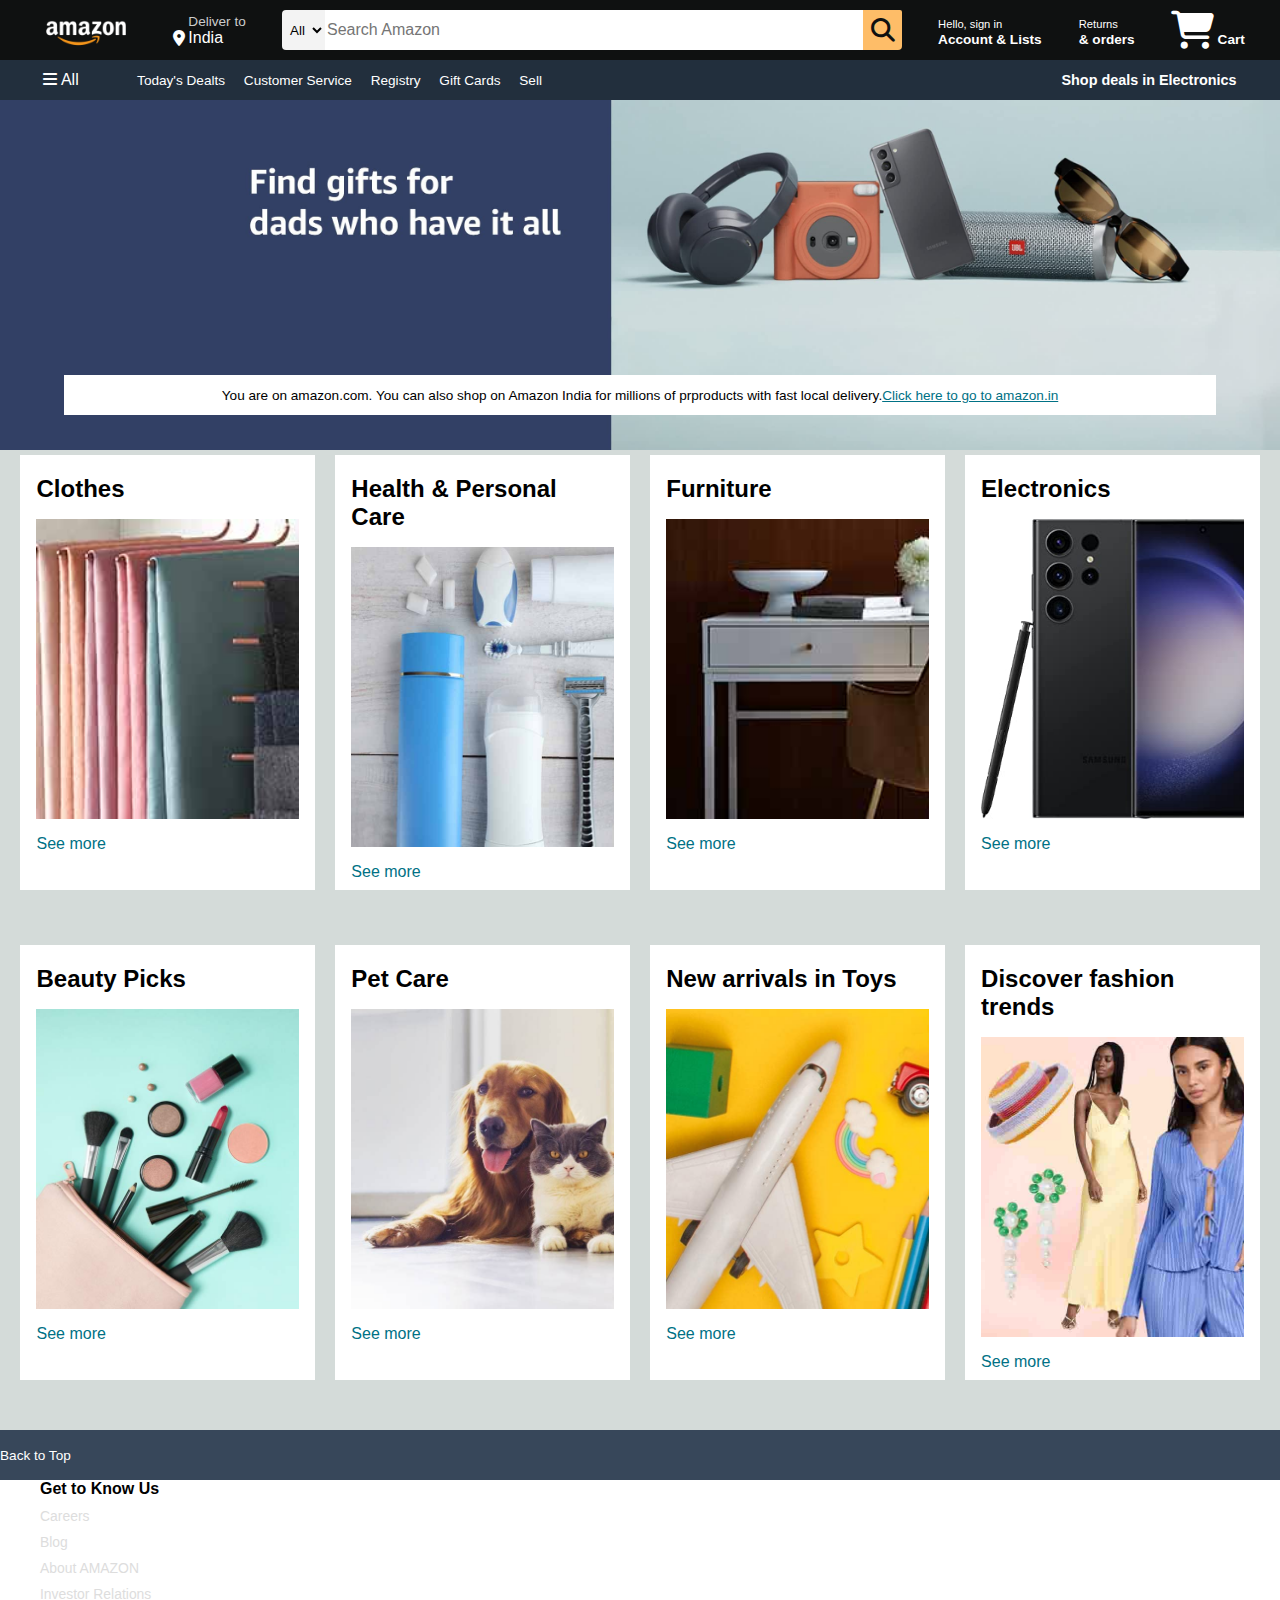
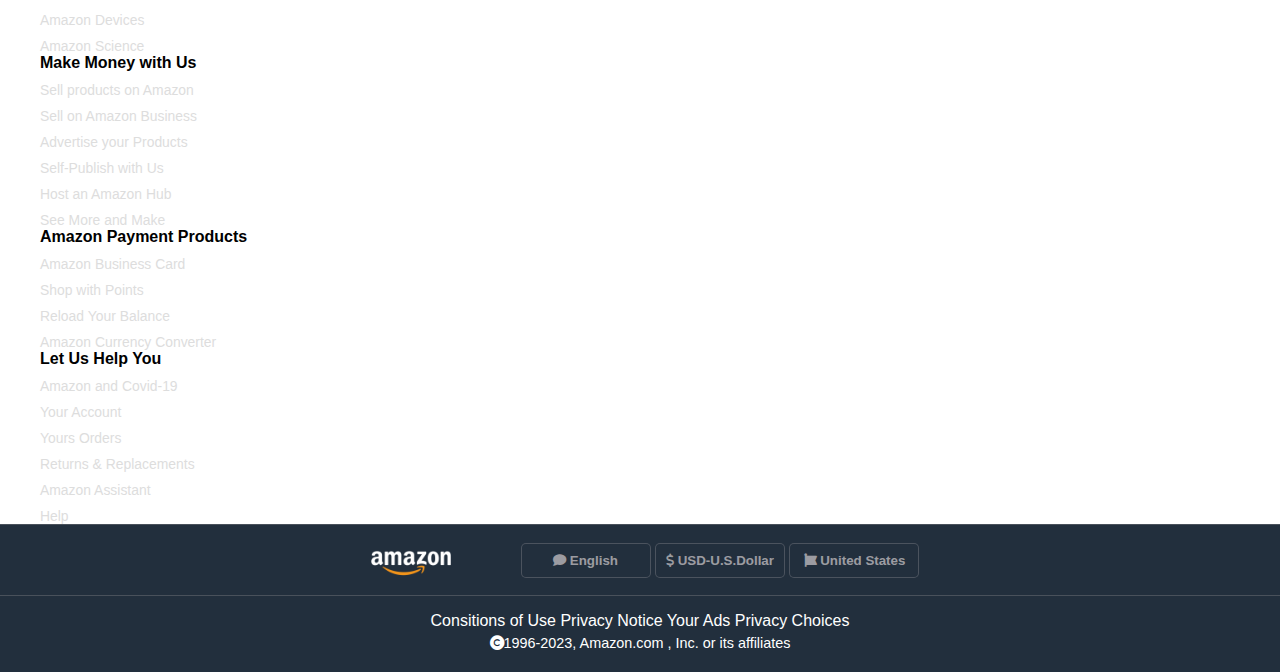
<file: Amazon clone/index.html>
<!DOCTYPE html>
<html lang="en">
<head>
    <meta charset="UTF-8">
    <meta name="viewport" content="width=device-width, initial-scale=1.0">
    <title>Amazon</title>
    <link rel="stylesheet" href="https://cdnjs.cloudflare.com/ajax/libs/font-awesome/6.7.2/css/all.min.css" integrity="sha512-Evv84Mr4kqVGRNSgIGL/F/aIDqQb7xQ2vcrdIwxfjThSH8CSR7PBEakCr51Ck+w+/U6swU2Im1vVX0SVk9ABhg==" crossorigin="anonymous" referrerpolicy="no-referrer" />
    <link rel="Stylesheet" href="style.css">
</head>
<body>
    <header>
        <div class ="navbar">
            <div class="nav-logo border">
                <div class="logo">
                </div>
            </div>
          <div class="nav-address border">
            <p class="add-first">Deliver to</p>
            <div class="add-icon">
                <i class="fa-solid fa-location-dot"></i>
                <p class="add-sec">India</p>
            </div>
          </div>
          <div class="nav-search">
            <select class="search-select">
                <option>All</option>
            </select>
            <input placeholder="Search Amazon" class="search-input">
            <div class="search-icon">
                <i class="fa-solid fa-magnifying-glass"></i>
            </div>
          </div>
          <div class="nav-signin border">
            <p><span> Hello, sign in</span></p>
            <p class="nav-second">Account & Lists</p>
        </div> 
        <div class="nav-return border">
            <p><span> Returns</span></p>
            <p class="nav-second"> & orders</p>
        </div> 
        <div class="nav-cart">
            <i class="fa-solid fa-cart-shopping"></i>
            Cart
        </div>
        </div>  
        <div class="panel">
            <div class="panel-all">
                <i class="fa-solid fa-bars"></i> All
            </div>
            <div class="panel-ops">
                <p>Today's Dealts</p>
                <p>Customer Service</p>
                <p>Registry</p>
                <p>Gift Cards</p>
                <p>Sell</p>
            </div>
            <div class="panel-deals">
                Shop deals in Electronics
            </div>
        </div>     
    </header>
    <div class="hero-section">
       <div class="hero-msg">
        <p>You are on amazon.com. You can also shop on Amazon India for millions of prproducts with fast local delivery.<a>Click here to go to amazon.in</a></p>
       </div>
    </div>
   <div class="shop-section">
    <div class="box1 box">
        <div class="box-content">
        <h2>Clothes</h2>
        <div class="box-img" style="background-image: url('box1_image.jpg');"></div>
        <p>See more</p>
        </div>
    </div>
    <div class="box2 box"><div class="box-content">
        <h2>Health & Personal Care</h2>
        <div class="box-img" style="background-image: url('box2_image.jpg');"></div>
        <p>See more</p>
        </div></div>
    <div class="box3 box"><div class="box-content">
        <h2>Furniture</h2>
        <div class="box-img" style="background-image: url('box3_image.jpg');"></div>
        <p>See more</p>
        </div></div>
    <div class="box4 box"><div class="box-content">
        <h2>Electronics</h2>
        <div class="box-img" style="background-image: url('box4_image.jpg');"></div>
        <p>See more</p>
        </div></div>
    <div class="box4 box"><div class="box-content">
        <h2>Beauty Picks</h2>
        <div class="box-img" style="background-image: url('box5_image.jpg');"></div>
        <p>See more</p>
        </div></div>
    <div class="box4 box"><div class="box-content">
        <h2>Pet Care</h2>
        <div class="box-img" style="background-image: url('box6_image.jpg');"></div>
        <p>See more</p>
        </div></div> 
    <div class="box4 box"><div class="box-content">
        <h2>New arrivals in Toys</h2>
        <div class="box-img" style="background-image: url('box7_image.jpg');"></div>
        <p>See more</p>
        </div></div>
    <div class="box4 box"><div class="box-content">
        <h2>Discover fashion trends</h2>
        <div class="box-img" style="background-image: url('box8_image.jpg');"></div>
        <p>See more</p>
        </div>
    </div>   
   </div>
   <footer>
    <div class="foot-panel1">
        Back to Top
    </div>
    <div class="foot-panel">
        <ul>
            <p>Get to Know Us</p>
            <a>Careers</a>
            <a>Blog</a>
            <a>About AMAZON</a>
            <a>Investor Relations</a>
            <a>Amazon Devices</a>
            <a>Amazon Science</a>
        </ul>
        <ul>
            <p>Make Money with Us</p>
            <a>Sell products on Amazon</a>
            <a>Sell on Amazon Business</a>
            <a>Advertise your Products</a>
            <a>Self-Publish with Us</a>
            <a>Host an Amazon Hub</a>
            <a>See More and Make</a>
        </ul>
        <ul>
            <p>Amazon Payment Products</p>
            <a>Amazon Business Card</a>
            <a>Shop with Points</a>
            <a>Reload Your Balance</a>
            <a>Amazon Currency Converter</a>
        </ul>
        <ul>
            <p>Let Us Help You</p>
            <a>Amazon and Covid-19</a>
            <a>Your Account</a>
            <a>Yours Orders</a>
            <a>Returns & Replacements</a>
            <a>Amazon Assistant</a>
            <a>Help</a>
        </ul>
    </div>
    <div class="foot-panel3">
        <div class="logo"></div>
        <div class="details">
            <button><i class="fa-solid fa-comment"></i>&#160;English</button>
            <button><i class="fa-solid fa-dollar-sign"></i>&#160;USD-U.S.Dollar</button>
            <button><i class="fa-brands fa-font-awesome"></i>&#160;United States</button>
        </div>
    </div>
    <div class="foot-panel4">
        <div class="pages">
            <a>Consitions of Use</a>
            <a>Privacy Notice</a>
            <a>Your Ads Privacy Choices</a>
        </div>
        <div class="copyright"><i class="fa-solid fa-copyright"></i>1996-2023, Amazon.com , Inc. or its affiliates</div>
    </div>
   </footer>
</body>
</html>
</file>
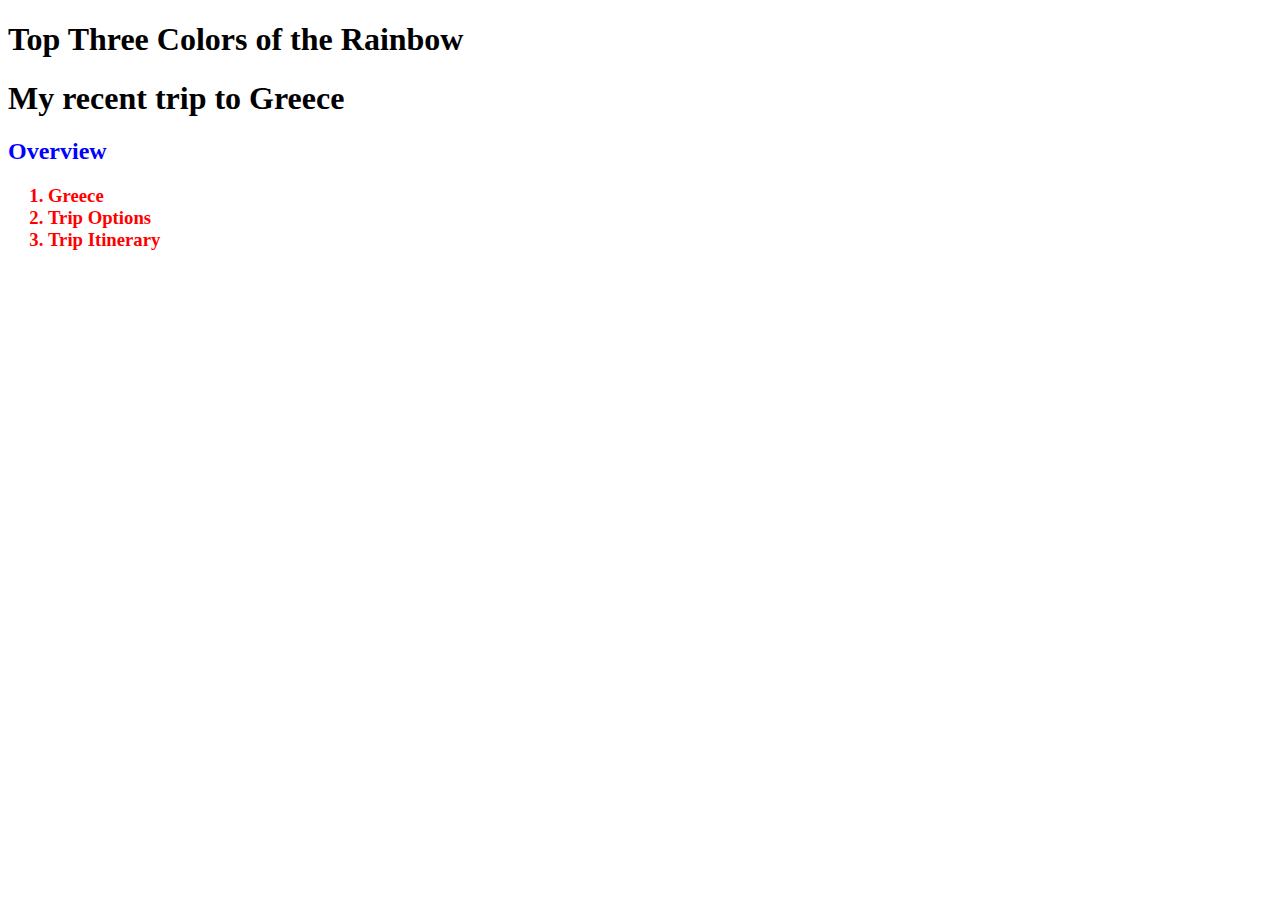
<file: HTML AND CSS PRACTICE/index.html>
<!DOCTYPE html>
<html lang="en">
<head>
  <link href="styles.css" rel="stylesheet" />
  <title>Rainbow</title>
</head>
<body>
  <h1>Top Three Colors of the Rainbow</h1>
  <h2 id="first-color"></h2>
  <h2 id="second-color"></h2>
  <h2 id="third-color"></h2>
</body>
</html>
<body>
  <header>
      <h1>My recent trip to Greece</h1>
  </header>

  <main>
      <h2 style='color: blue;'>Overview</h2>
      <h3>
          
          <!-- Update <ol> task here -->  
          <ol style='color: red;'>
              <li>Greece</li>
              <li>Trip Options</li>
              <li>Trip Itinerary</li>
          </ol>
      </h3>
  </main>

</body>
<!DOCTYPE html>
<html lang="en">
  <head>
    <link href="styles.css" rel="stylesheet" />
    <title>Five Families</title>
  </head>
  <body>
    <p>
      <!-- Place text here. -->
    </p>
  </body>
</html>
</file>
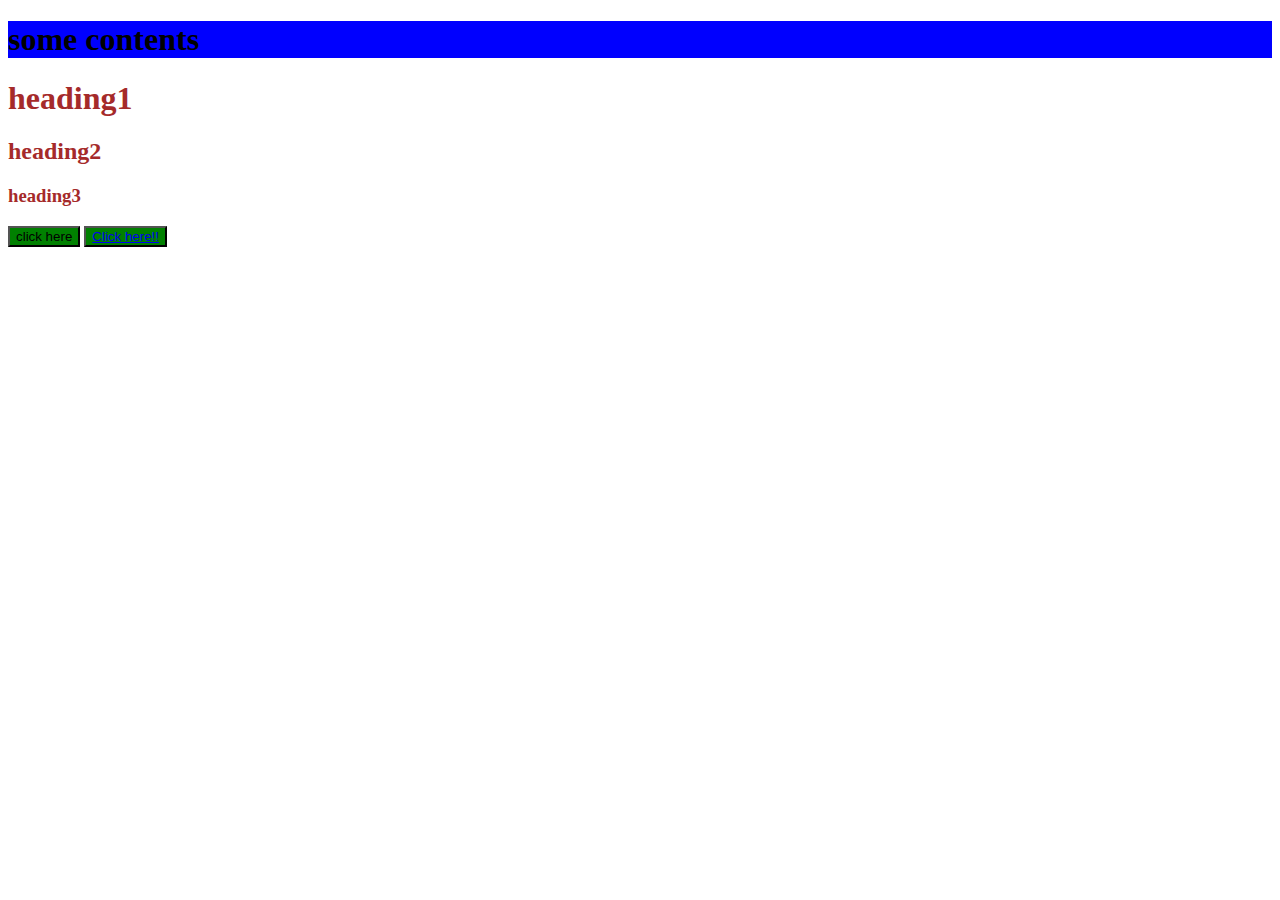
<file: HTML AND CSS PRACTICE/profile.html>
<!DOCTYPE html> 
<html lang="en">
<head>
    <link href ="profile.css" rel="stylesheet">
    <div id ="box"> <h1>some contents</h1></div>
    <h1 class="heading"> heading1</h1>
    <h2 class="heading">heading2</h2>
    <h3 class="heading">heading3</h3>
    <button>click here</button>
    <button><a href ="https://www.youtube.com/">Click here!!</a></button>
</head>
</html>
</file>
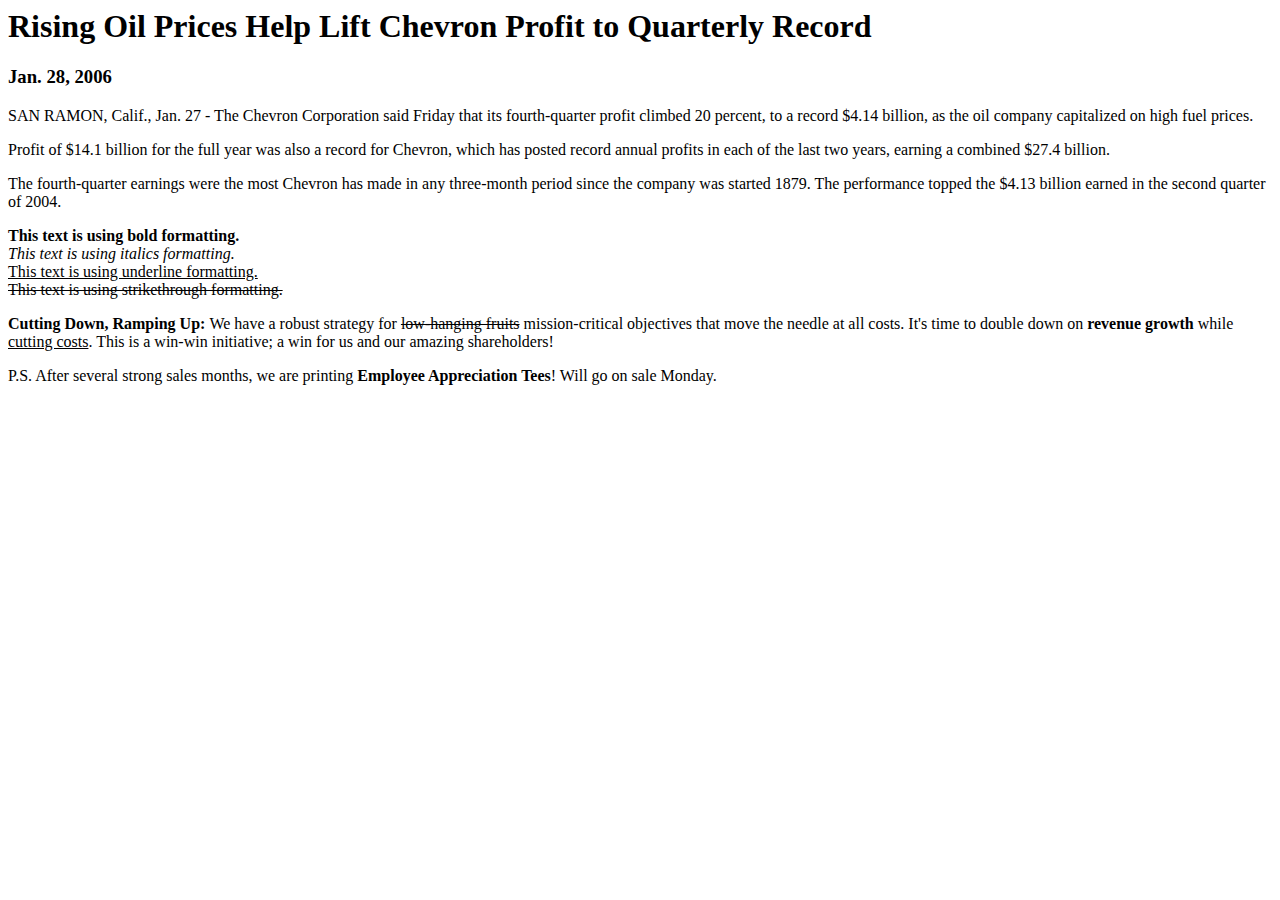
<file: HTML FILE/newspaper.html>
<body>
    <h1>Rising Oil Prices Help Lift Chevron Profit to Quarterly Record</h1>
    <h3>Jan. 28, 2006</h3>
    <p>SAN RAMON, Calif., Jan. 27 - The Chevron Corporation said Friday that its fourth-quarter profit climbed 20 percent, to a record $4.14 billion, as the oil company capitalized on high fuel prices.</p>
    <p>Profit of $14.1 billion for the full year was also a record for Chevron, which has posted record annual profits in each of the last two years, earning a combined $27.4 billion.</p>
    <p>The fourth-quarter earnings were the most Chevron has made in any three-month period since the company was started 1879. The performance topped the $4.13 billion earned in the second quarter of 2004.</p>
  </body>
  <b>This text is using bold formatting.</b><br>
<i>This text is using italics formatting.</i><br>
<u>This text is using underline formatting.</u><br>
<s>This text is using strikethrough formatting.</s><br>
<body>
    <p>
      <b>Cutting Down, Ramping Up: </b>
      We have a robust strategy for <s>low-hanging fruits</s> mission-critical objectives that move the needle at all costs. 
      It's time to double down on <b>revenue growth</b> while <u>cutting costs</u>. 
      This is a win-win initiative; a win for us and our amazing shareholders!
    </p>
    <p>
      P.S. After several strong sales months, we are printing <b>Employee Appreciation Tees</b>! 
      Will go on sale Monday.
    </p>
 </body>
</file>
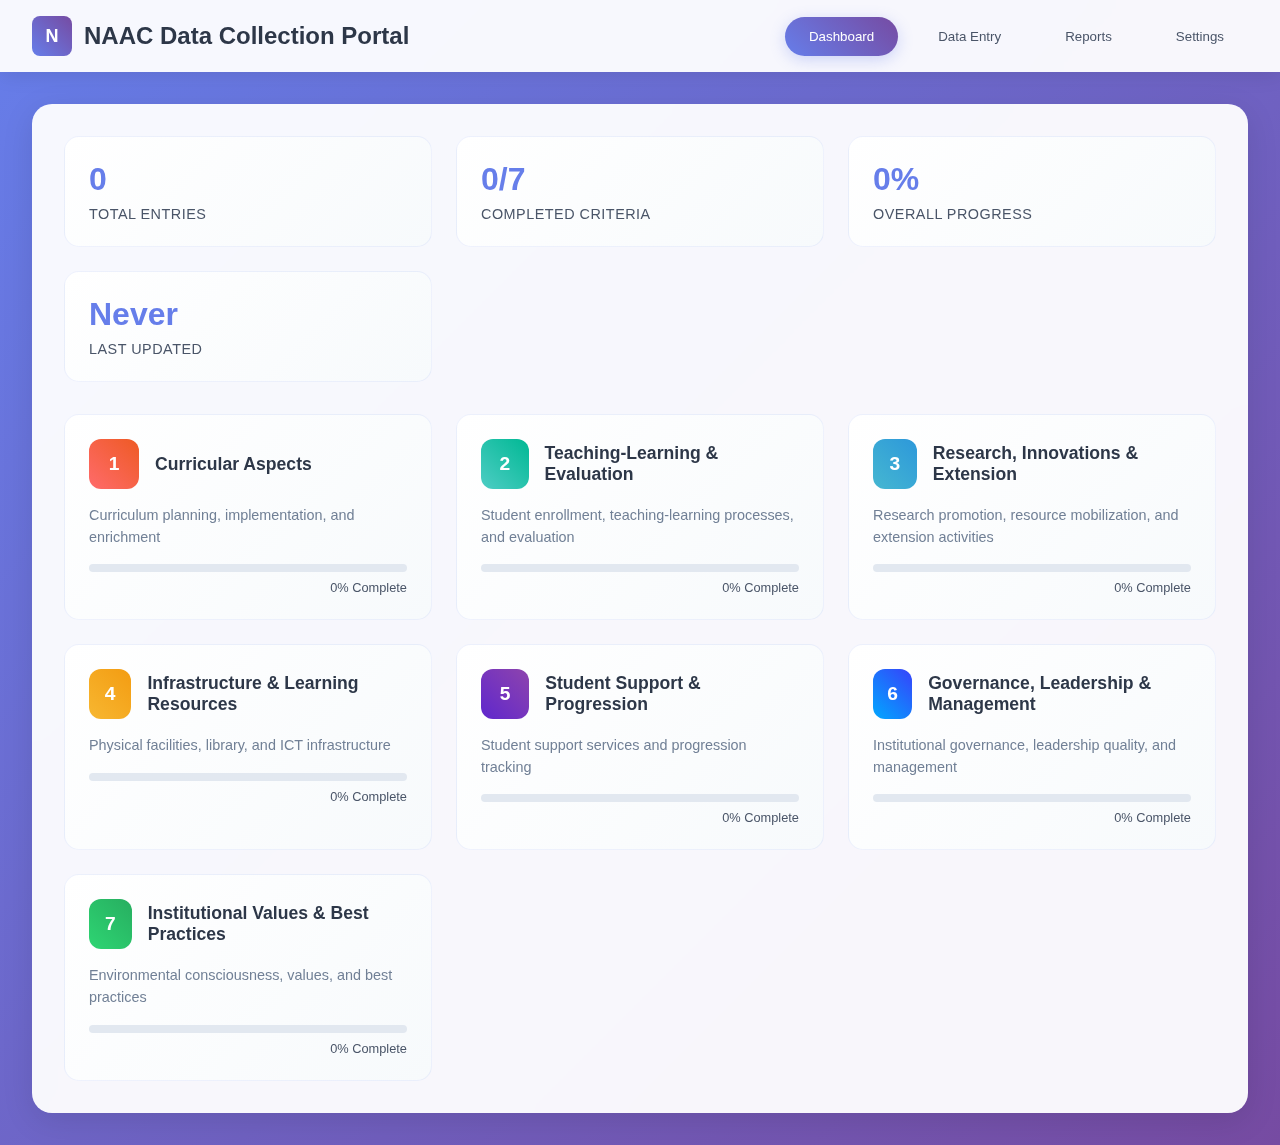
<file: NAAC/NAAC.html>
<!DOCTYPE html>
<html lang="en">
<head>
    <meta charset="UTF-8">
    <meta name="viewport" content="width=device-width, initial-scale=1.0">
    <title>NAAC Criteria-wise Data Collection Portal</title>
    <style>
        * {
            margin: 0;
            padding: 0;
            box-sizing: border-box;
        }

        body {
            font-family: 'Segoe UI', Tahoma, Geneva, Verdana, sans-serif;
            background: linear-gradient(135deg, #667eea 0%, #764ba2 100%);
            min-height: 100vh;
        }

        .header {
            background: rgba(255, 255, 255, 0.95);
            backdrop-filter: blur(10px);
            padding: 1rem 2rem;
            box-shadow: 0 2px 20px rgba(0, 0, 0, 0.1);
            position: sticky;
            top: 0;
            z-index: 100;
        }

        .header-content {
            display: flex;
            justify-content: space-between;
            align-items: center;
            max-width: 1400px;
            margin: 0 auto;
        }

        .logo {
            display: flex;
            align-items: center;
            gap: 12px;
        }

        .logo-icon {
            width: 40px;
            height: 40px;
            background: linear-gradient(45deg, #667eea, #764ba2);
            border-radius: 8px;
            display: flex;
            align-items: center;
            justify-content: center;
            color: white;
            font-weight: bold;
            font-size: 18px;
        }

        .logo h1 {
            color: #2d3748;
            font-size: 24px;
            font-weight: 600;
        }

        .nav-tabs {
            display: flex;
            gap: 1rem;
        }

        .tab-btn {
            padding: 0.75rem 1.5rem;
            border: none;
            background: transparent;
            color: #4a5568;
            border-radius: 25px;
            cursor: pointer;
            font-weight: 500;
            transition: all 0.3s ease;
            position: relative;
        }

        .tab-btn.active {
            background: linear-gradient(45deg, #667eea, #764ba2);
            color: white;
            box-shadow: 0 4px 15px rgba(102, 126, 234, 0.3);
        }

        .tab-btn:hover:not(.active) {
            background: rgba(102, 126, 234, 0.1);
            color: #667eea;
        }

        .main-container {
            max-width: 1400px;
            margin: 2rem auto;
            padding: 0 2rem;
        }

        .tab-content {
            display: none;
            background: rgba(255, 255, 255, 0.95);
            backdrop-filter: blur(10px);
            border-radius: 20px;
            padding: 2rem;
            box-shadow: 0 8px 32px rgba(0, 0, 0, 0.1);
            animation: fadeIn 0.5s ease-in-out;
        }

        .tab-content.active {
            display: block;
        }

        @keyframes fadeIn {
            from { opacity: 0; transform: translateY(20px); }
            to { opacity: 1; transform: translateY(0); }
        }

        .dashboard-grid {
            display: grid;
            grid-template-columns: repeat(auto-fit, minmax(300px, 1fr));
            gap: 1.5rem;
            margin-bottom: 2rem;
        }

        .stat-card {
            background: linear-gradient(135deg, #ffffff 0%, #f7fafc 100%);
            border-radius: 15px;
            padding: 1.5rem;
            border: 1px solid rgba(102, 126, 234, 0.1);
            transition: all 0.3s ease;
        }

        .stat-card:hover {
            transform: translateY(-5px);
            box-shadow: 0 12px 40px rgba(0, 0, 0, 0.15);
            border-color: rgba(102, 126, 234, 0.3);
        }

        .stat-number {
            font-size: 2rem;
            font-weight: bold;
            color: #667eea;
            margin-bottom: 0.5rem;
        }

        .stat-label {
            color: #4a5568;
            font-size: 0.9rem;
            text-transform: uppercase;
            letter-spacing: 0.5px;
        }

        .criteria-grid {
            display: grid;
            grid-template-columns: repeat(auto-fit, minmax(350px, 1fr));
            gap: 1.5rem;
        }

        .criteria-card {
            background: linear-gradient(135deg, #ffffff 0%, #f7fafc 100%);
            border-radius: 15px;
            padding: 1.5rem;
            border: 1px solid rgba(102, 126, 234, 0.1);
            transition: all 0.3s ease;
            cursor: pointer;
        }

        .criteria-card:hover {
            transform: translateY(-5px);
            box-shadow: 0 12px 40px rgba(0, 0, 0, 0.15);
            border-color: rgba(102, 126, 234, 0.3);
        }

        .criteria-header {
            display: flex;
            align-items: center;
            gap: 1rem;
            margin-bottom: 1rem;
        }

        .criteria-icon {
            width: 50px;
            height: 50px;
            border-radius: 12px;
            display: flex;
            align-items: center;
            justify-content: center;
            color: white;
            font-weight: bold;
            font-size: 1.2rem;
        }

        .criteria-1 { background: linear-gradient(45deg, #ff6b6b, #ee5a24); }
        .criteria-2 { background: linear-gradient(45deg, #4ecdc4, #00b894); }
        .criteria-3 { background: linear-gradient(45deg, #45b7d1, #2d98da); }
        .criteria-4 { background: linear-gradient(45deg, #f7b731, #f39c12); }
        .criteria-5 { background: linear-gradient(45deg, #5f27cd, #8e44ad); }
        .criteria-6 { background: linear-gradient(45deg, #00a8ff, #3742fa); }
        .criteria-7 { background: linear-gradient(45deg, #2ed573, #27ae60); }

        .criteria-title {
            font-size: 1.1rem;
            font-weight: 600;
            color: #2d3748;
        }

        .criteria-desc {
            color: #718096;
            font-size: 0.9rem;
            line-height: 1.5;
            margin-bottom: 1rem;
        }

        .progress-bar {
            width: 100%;
            height: 8px;
            background: #e2e8f0;
            border-radius: 4px;
            overflow: hidden;
            margin-bottom: 0.5rem;
        }

        .progress-fill {
            height: 100%;
            background: linear-gradient(90deg, #667eea, #764ba2);
            border-radius: 4px;
            transition: width 0.3s ease;
        }

        .progress-text {
            font-size: 0.8rem;
            color: #4a5568;
            text-align: right;
        }

        .form-container {
            background: linear-gradient(135deg, #ffffff 0%, #f7fafc 100%);
            border-radius: 15px;
            padding: 2rem;
            border: 1px solid rgba(102, 126, 234, 0.1);
        }

        .form-section {
            margin-bottom: 2rem;
        }

        .form-section h3 {
            color: #2d3748;
            margin-bottom: 1rem;
            padding-bottom: 0.5rem;
            border-bottom: 2px solid rgba(102, 126, 234, 0.1);
        }

        .form-group {
            margin-bottom: 1.5rem;
        }

        .form-row {
            display: grid;
            grid-template-columns: repeat(auto-fit, minmax(250px, 1fr));
            gap: 1rem;
        }

        label {
            display: block;
            margin-bottom: 0.5rem;
            font-weight: 500;
            color: #4a5568;
        }

        input, select, textarea {
            width: 100%;
            padding: 0.75rem;
            border: 2px solid #e2e8f0;
            border-radius: 8px;
            font-size: 1rem;
            transition: border-color 0.3s ease;
        }

        input:focus, select:focus, textarea:focus {
            outline: none;
            border-color: #667eea;
            box-shadow: 0 0 0 3px rgba(102, 126, 234, 0.1);
        }

        textarea {
            min-height: 100px;
            resize: vertical;
        }

        .file-upload {
            border: 2px dashed #cbd5e0;
            border-radius: 8px;
            padding: 2rem;
            text-align: center;
            cursor: pointer;
            transition: all 0.3s ease;
        }

        .file-upload:hover {
            border-color: #667eea;
            background: rgba(102, 126, 234, 0.05);
        }

        .file-upload input {
            display: none;
        }

        .btn {
            padding: 0.75rem 2rem;
            border: none;
            border-radius: 8px;
            font-size: 1rem;
            font-weight: 500;
            cursor: pointer;
            transition: all 0.3s ease;
            display: inline-flex;
            align-items: center;
            gap: 0.5rem;
        }

        .btn-primary {
            background: linear-gradient(45deg, #667eea, #764ba2);
            color: white;
        }

        .btn-primary:hover {
            transform: translateY(-2px);
            box-shadow: 0 8px 25px rgba(102, 126, 234, 0.3);
        }

        .btn-secondary {
            background: #e2e8f0;
            color: #4a5568;
        }

        .btn-secondary:hover {
            background: #cbd5e0;
        }

        .data-table {
            width: 100%;
            border-collapse: collapse;
            margin-top: 1rem;
            background: white;
            border-radius: 8px;
            overflow: hidden;
            box-shadow: 0 4px 15px rgba(0, 0, 0, 0.1);
        }

        .data-table th,
        .data-table td {
            padding: 1rem;
            text-align: left;
            border-bottom: 1px solid #e2e8f0;
        }

        .data-table th {
            background: linear-gradient(45deg, #667eea, #764ba2);
            color: white;
            font-weight: 600;
        }

        .data-table tr:hover {
            background: #f7fafc;
        }

        .modal {
            display: none;
            position: fixed;
            top: 0;
            left: 0;
            width: 100%;
            height: 100%;
            background: rgba(0, 0, 0, 0.5);
            backdrop-filter: blur(5px);
            z-index: 1000;
        }

        .modal-content {
            position: absolute;
            top: 50%;
            left: 50%;
            transform: translate(-50%, -50%);
            background: white;
            border-radius: 15px;
            padding: 2rem;
            max-width: 90%;
            max-height: 90%;
            overflow-y: auto;
            box-shadow: 0 20px 60px rgba(0, 0, 0, 0.3);
        }

        .close-modal {
            position: absolute;
            top: 1rem;
            right: 1rem;
            background: none;
            border: none;
            font-size: 1.5rem;
            cursor: pointer;
            color: #718096;
        }

        .success-message,
        .error-message {
            padding: 1rem;
            border-radius: 8px;
            margin-bottom: 1rem;
            display: none;
        }

        .success-message {
            background: #c6f6d5;
            color: #22543d;
            border: 1px solid #9ae6b4;
        }

        .error-message {
            background: #fed7d7;
            color: #742a2a;
            border: 1px solid #fc8181;
        }

        @media (max-width: 768px) {
            .header-content {
                flex-direction: column;
                gap: 1rem;
            }

            .nav-tabs {
                flex-wrap: wrap;
                justify-content: center;
            }

            .main-container {
                padding: 0 1rem;
            }

            .criteria-grid,
            .dashboard-grid {
                grid-template-columns: 1fr;
            }

            .form-row {
                grid-template-columns: 1fr;
            }
        }
    </style>
</head>
<body>
    <header class="header">
        <div class="header-content">
            <div class="logo">
                <div class="logo-icon">N</div>
                <h1>NAAC Data Collection Portal</h1>
            </div>
            <nav class="nav-tabs">
                <button class="tab-btn active" onclick="switchTab('dashboard')">Dashboard</button>
                <button class="tab-btn" onclick="switchTab('data-entry')">Data Entry</button>
                <button class="tab-btn" onclick="switchTab('reports')">Reports</button>
                <button class="tab-btn" onclick="switchTab('settings')">Settings</button>
            </nav>
        </div>
    </header>

    <main class="main-container">
        <!-- Dashboard Tab -->
        <div id="dashboard" class="tab-content active">
            <div class="dashboard-grid">
                <div class="stat-card">
                    <div class="stat-number" id="total-entries">0</div>
                    <div class="stat-label">Total Entries</div>
                </div>
                <div class="stat-card">
                    <div class="stat-number" id="completed-criteria">0/7</div>
                    <div class="stat-label">Completed Criteria</div>
                </div>
                <div class="stat-card">
                    <div class="stat-number" id="overall-progress">0%</div>
                    <div class="stat-label">Overall Progress</div>
                </div>
                <div class="stat-card">
                    <div class="stat-number" id="last-updated">Never</div>
                    <div class="stat-label">Last Updated</div>
                </div>
            </div>

            <div class="criteria-grid">
                <div class="criteria-card" onclick="openCriteriaModal(1)">
                    <div class="criteria-header">
                        <div class="criteria-icon criteria-1">1</div>
                        <div class="criteria-title">Curricular Aspects</div>
                    </div>
                    <div class="criteria-desc">Curriculum planning, implementation, and enrichment</div>
                    <div class="progress-bar">
                        <div class="progress-fill" style="width: 0%" data-criteria="1"></div>
                    </div>
                    <div class="progress-text">0% Complete</div>
                </div>

                <div class="criteria-card" onclick="openCriteriaModal(2)">
                    <div class="criteria-header">
                        <div class="criteria-icon criteria-2">2</div>
                        <div class="criteria-title">Teaching-Learning & Evaluation</div>
                    </div>
                    <div class="criteria-desc">Student enrollment, teaching-learning processes, and evaluation</div>
                    <div class="progress-bar">
                        <div class="progress-fill" style="width: 0%" data-criteria="2"></div>
                    </div>
                    <div class="progress-text">0% Complete</div>
                </div>

                <div class="criteria-card" onclick="openCriteriaModal(3)">
                    <div class="criteria-header">
                        <div class="criteria-icon criteria-3">3</div>
                        <div class="criteria-title">Research, Innovations & Extension</div>
                    </div>
                    <div class="criteria-desc">Research promotion, resource mobilization, and extension activities</div>
                    <div class="progress-bar">
                        <div class="progress-fill" style="width: 0%" data-criteria="3"></div>
                    </div>
                    <div class="progress-text">0% Complete</div>
                </div>

                <div class="criteria-card" onclick="openCriteriaModal(4)">
                    <div class="criteria-header">
                        <div class="criteria-icon criteria-4">4</div>
                        <div class="criteria-title">Infrastructure & Learning Resources</div>
                    </div>
                    <div class="criteria-desc">Physical facilities, library, and ICT infrastructure</div>
                    <div class="progress-bar">
                        <div class="progress-fill" style="width: 0%" data-criteria="4"></div>
                    </div>
                    <div class="progress-text">0% Complete</div>
                </div>

                <div class="criteria-card" onclick="openCriteriaModal(5)">
                    <div class="criteria-header">
                        <div class="criteria-icon criteria-5">5</div>
                        <div class="criteria-title">Student Support & Progression</div>
                    </div>
                    <div class="criteria-desc">Student support services and progression tracking</div>
                    <div class="progress-bar">
                        <div class="progress-fill" style="width: 0%" data-criteria="5"></div>
                    </div>
                    <div class="progress-text">0% Complete</div>
                </div>

                <div class="criteria-card" onclick="openCriteriaModal(6)">
                    <div class="criteria-header">
                        <div class="criteria-icon criteria-6">6</div>
                        <div class="criteria-title">Governance, Leadership & Management</div>
                    </div>
                    <div class="criteria-desc">Institutional governance, leadership quality, and management</div>
                    <div class="progress-bar">
                        <div class="progress-fill" style="width: 0%" data-criteria="6"></div>
                    </div>
                    <div class="progress-text">0% Complete</div>
                </div>

                <div class="criteria-card" onclick="openCriteriaModal(7)">
                    <div class="criteria-header">
                        <div class="criteria-icon criteria-7">7</div>
                        <div class="criteria-title">Institutional Values & Best Practices</div>
                    </div>
                    <div class="criteria-desc">Environmental consciousness, values, and best practices</div>
                    <div class="progress-bar">
                        <div class="progress-fill" style="width: 0%" data-criteria="7"></div>
                    </div>
                    <div class="progress-text">0% Complete</div>
                </div>
            </div>
        </div>

        <!-- Data Entry Tab -->
        <div id="data-entry" class="tab-content">
            <div class="form-container">
                <h2>NAAC Data Entry Form</h2>
                <div class="success-message" id="success-message"></div>
                <div class="error-message" id="error-message"></div>
                
                <form id="naac-form">
                    <div class="form-section">
                        <h3>Institution Information</h3>
                        <div class="form-row">
                            <div class="form-group">
                                <label for="institution-name">Institution Name *</label>
                                <input type="text" id="institution-name" name="institutionName" required>
                            </div>
                            <div class="form-group">
                                <label for="naac-id">NAAC ID</label>
                                <input type="text" id="naac-id" name="naacId">
                            </div>
                        </div>
                        <div class="form-row">
                            <div class="form-group">
                                <label for="criteria-select">Select Criteria *</label>
                                <select id="criteria-select" name="criteria" required>
                                    <option value="">Select a criteria</option>
                                    <option value="1">Criteria 1: Curricular Aspects</option>
                                    <option value="2">Criteria 2: Teaching-Learning & Evaluation</option>
                                    <option value="3">Criteria 3: Research, Innovations & Extension</option>
                                    <option value="4">Criteria 4: Infrastructure & Learning Resources</option>
                                    <option value="5">Criteria 5: Student Support & Progression</option>
                                    <option value="6">Criteria 6: Governance, Leadership & Management</option>
                                    <option value="7">Criteria 7: Institutional Values & Best Practices</option>
                                </select>
                            </div>
                            <div class="form-group">
                                <label for="academic-year">Academic Year *</label>
                                <select id="academic-year" name="academicYear" required>
                                    <option value="">Select year</option>
                                    <option value="2023-24">2023-24</option>
                                    <option value="2022-23">2022-23</option>
                                    <option value="2021-22">2021-22</option>
                                    <option value="2020-21">2020-21</option>
                                    <option value="2019-20">2019-20</option>
                                </select>
                            </div>
                        </div>
                    </div>

                    <div class="form-section">
                        <h3>Quantitative Data</h3>
                        <div class="form-row">
                            <div class="form-group">
                                <label for="student-strength">Total Student Strength</label>
                                <input type="number" id="student-strength" name="studentStrength" min="0">
                            </div>
                            <div class="form-group">
                                <label for="faculty-count">Total Faculty Count</label>
                                <input type="number" id="faculty-count" name="facultyCount" min="0">
                            </div>
                        </div>
                        <div class="form-row">
                            <div class="form-group">
                                <label for="programs-offered">Programs Offered</label>
                                <input type="number" id="programs-offered" name="programsOffered" min="0">
                            </div>
                            <div class="form-group">
                                <label for="budget-allocation">Budget Allocation (in Lakhs)</label>
                                <input type="number" id="budget-allocation" name="budgetAllocation" min="0" step="0.01">
                            </div>
                        </div>
                    </div>

                    <div class="form-section">
                        <h3>Qualitative Information</h3>
                        <div class="form-group">
                            <label for="description">Detailed Description *</label>
                            <textarea id="description" name="description" placeholder="Provide detailed information about the selected criteria..." required></textarea>
                        </div>
                        <div class="form-group">
                            <label for="best-practices">Best Practices</label>
                            <textarea id="best-practices" name="bestPractices" placeholder="Describe any best practices implemented..."></textarea>
                        </div>
                    </div>

                    <div class="form-section">
                        <h3>Supporting Documents</h3>
                        <div class="form-group">
                            <label>Upload Documents</label>
                            <div class="file-upload" onclick="document.getElementById('file-input').click()">
                                <input type="file" id="file-input" multiple accept=".pdf,.doc,.docx,.xlsx,.jpg,.png">
                                <div>📎 Click to upload files or drag and drop</div>
                                <small>Supported formats: PDF, DOC, DOCX, XLSX, JPG, PNG</small>
                            </div>
                            <div id="file-list"></div>
                        </div>
                    </div>

                    <div class="form-group">
                        <button type="submit" class="btn btn-primary">💾 Save Data</button>
                        <button type="button" class="btn btn-secondary" onclick="clearForm()">🔄 Clear Form</button>
                    </div>
                </form>
            </div>
        </div>

        <!-- Reports Tab -->
        <div id="reports" class="tab-content">
            <div class="form-container">
                <h2>NAAC Data Reports</h2>
                <div class="form-row">
                    <div class="form-group">
                        <label for="report-criteria">Filter by Criteria</label>
                        <select id="report-criteria">
                            <option value="">All Criteria</option>
                            <option value="1">Criteria 1: Curricular Aspects</option>
                            <option value="2">Criteria 2: Teaching-Learning & Evaluation</option>
                            <option value="3">Criteria 3: Research, Innovations & Extension</option>
                            <option value="4">Criteria 4: Infrastructure & Learning Resources</option>
                            <option value="5">Criteria 5: Student Support & Progression</option>
                            <option value="6">Criteria 6: Governance, Leadership & Management</option>
                            <option value="7">Criteria 7: Institutional Values & Best Practices</option>
                        </select>
                    </div>
                    <div class="form-group">
                        <label for="report-year">Filter by Year</label>
                        <select id="report-year">
                            <option value="">All Years</option>
                            <option value="2023-24">2023-24</option>
                            <option value="2022-23">2022-23</option>
                            <option value="2021-22">2021-22</option>
                            <option value="2020-21">2020-21</option>
                            <option value="2019-20">2019-20</option>
                        </select>
                    </div>
                </div>
                <div class="form-group">
                    <button class="btn btn-primary" onclick="generateReport()">📊 Generate Report</button>
                    <button class="btn btn-secondary" onclick="exportData()">📥 Export Data</button>
                </div>
                
                <table class="data-table" id="report-table">
                    <thead>
                        <tr>
                            <th>ID</th>
                            <th>Institution</th>
                            <th>Criteria</th>
                            <th>Academic Year</th>
                            <th>Student Strength</th>
                            <th>Faculty Count</th>
                            <th>Date Added</th>
                            <th>Actions</th>
                        </tr>
                    </thead>
                    <tbody id="report-tbody">
                        <tr>
                            <td colspan="8" style="text-align: center; padding: 2rem; color: #718096;">
                                No data available. Please add some entries first.
                            </td>
                        </tr>
                    </tbody>
                </table>
            </div>
        </div>

        <!-- Settings Tab -->
        <div id="settings" class="tab-content">
            <div class="form-container">
                <h2>Portal Settings</h2>
                
                <div class="form-section">
                    <h3>Data Management</h3>
                    <div class="form-group">
                        <button class="btn btn-secondary" onclick="clearAllData()">🗑️ Clear All Data</button>
                        <button class="btn btn-secondary" onclick="importData()">📤 Import Data</button>
                        <button class="btn btn-primary" onclick="exportAllData()">📥 Export All Data</button>
                    </div>
                </div>

                <div class="form-section">
                    <h3>Institution Settings</h3>
                    <div class="form-row">
                        <div class="form-group">
                            <label for="default-institution">Default Institution Name</label>
                            <input type="text" id="default-institution" placeholder="Enter default institution name">
                        </div>
                        <div class="form-group">
                            <label for="default-naac-id">Default NAAC ID</label>
                            <input type="text" id="default-naac-id" placeholder="Enter default NAAC ID">
                        </div>
                    </div>
                    <div class="form-group">
                        <button class="btn btn-primary" onclick="saveSettings()">💾 Save Settings</button>
                    </div>
                </div>

                <div class="form-section">
                    <h3>About</h3>
                    <p style="color: #718096; line-height: 1.6;">
                        NAAC Criteria-wise Data Collection Portal v1.0<br>
                        Developed for institutional data collection and NAAC accreditation preparation.<br>
                        This portal helps institutions organize and manage data across all seven NAAC criteria.
                    </p>
                </div>
            </div>
        </div>
    </main>

    <!-- Modal for Criteria Details -->
    <div id="criteria-modal" class="modal">
        <div class="modal-content">
            <button class="close-modal" onclick="closeCriteriaModal()">×</button>
            <div id="modal-content"></div>
        </div>
    </div>

    <script>
        // Application state
        let naacData = JSON.parse(localStorage.getItem('naacData') || '[]');
        let settings = JSON.parse(localStorage.getItem('naacSettings') || '{}');

        // Initialize application
        document.addEventListener('DOMContentLoaded', function() {
            updateDashboard();
            loadSettings();
            setupEventListeners();
        });

        // Tab switching functionality
        function switchTab(tabName) {
            // Hide all tab contents
            const tabContents = document.querySelectorAll('.tab-content');
            tabContents.forEach(content => content.classList.remove('active'));

            // Remove active class from all tab buttons
            const tabButtons = document.querySelectorAll('.tab-btn');
            tabButtons.forEach(btn => btn.classList.remove('active'));

            // Show selected tab content
            document.getElementById(tabName).classList.add('active');

            // Add active class to clicked tab button
            event.target.classList.add('active');

            // Update reports if reports tab is selected
            if (tabName === 'reports') {
                generateReport();
            }
        }

        // Setup event listeners
        function setupEventListeners() {
            // Form submission
            document.getElementById('naac-form').addEventListener('submit', handleFormSubmit);

            // File input change
            document.getElementById('file-input').addEventListener('change', handleFileSelect);

            // Report filters
            document.getElementById('report-criteria').addEventListener('change', generateReport);
            document.getElementById('report-year').addEventListener('change', generateReport);
        }

        // Handle form submission
        function handleFormSubmit(event) {
            event.preventDefault();
            
            const formData = new FormData(event.target);
            const data = Object.fromEntries(formData.entries());
            
            // Add timestamp and ID
            data.id = Date.now();
            data.dateAdded = new Date().toLocaleDateString();
            data.files = Array.from(document.getElementById('file-input').files).map(file => file.name);
            
            // Validate required fields
            if (!data.institutionName || !data.criteria || !data.academicYear || !data.description) {
                showMessage('Please fill in all required fields.', 'error');
                return;
            }
            
            // Save data
            naacData.push(data);
            localStorage.setItem('naacData', JSON.stringify(naacData));
            
            showMessage('Data saved successfully!', 'success');
            updateDashboard();
            clearForm();
        }

        // Handle file selection
        function handleFileSelect(event) {
            const files = event.target.files;
            const fileList = document.getElementById('file-list');
            
            fileList.innerHTML = '';
            
            for (let i = 0; i < files.length; i++) {
                const file = files[i];
                const fileItem = document.createElement('div');
                fileItem.style.cssText = 'margin-top: 0.5rem; padding: 0.5rem; background: #f7fafc; border-radius: 4px; font-size: 0.9rem;';
                fileItem.textContent = `📄 ${file.name} (${(file.size / 1024).toFixed(1)} KB)`;
                fileList.appendChild(fileItem);
            }
        }

        // Update dashboard statistics and progress
        function updateDashboard() {
            const totalEntries = naacData.length;
            const criteriaProgress = calculateCriteriaProgress();
            const completedCriteria = Object.values(criteriaProgress).filter(p => p > 0).length;
            const overallProgress = Math.round(Object.values(criteriaProgress).reduce((a, b) => a + b, 0) / 7);
            const lastUpdated = naacData.length > 0 ? 
                new Date(Math.max(...naacData.map(d => new Date(d.dateAdded)))).toLocaleDateString() : 'Never';

            // Update dashboard stats
            document.getElementById('total-entries').textContent = totalEntries;
            document.getElementById('completed-criteria').textContent = `${completedCriteria}/7`;
            document.getElementById('overall-progress').textContent = `${overallProgress}%`;
            document.getElementById('last-updated').textContent = lastUpdated;

            // Update criteria progress bars
            for (let i = 1; i <= 7; i++) {
                const progressFill = document.querySelector(`[data-criteria="${i}"]`);
                const progressText = progressFill.parentElement.nextElementSibling;
                const progress = criteriaProgress[i] || 0;
                
                progressFill.style.width = `${progress}%`;
                progressText.textContent = `${progress}% Complete`;
            }
        }

        // Calculate progress for each criteria
        function calculateCriteriaProgress() {
            const progress = {};
            
            for (let i = 1; i <= 7; i++) {
                const entriesForCriteria = naacData.filter(d => d.criteria == i);
                // Simple progress calculation based on number of entries
                progress[i] = Math.min(entriesForCriteria.length * 25, 100);
            }
            
            return progress;
        }

        // Open criteria modal with detailed information
        function openCriteriaModal(criteriaNumber) {
            const criteriaDetails = {
                1: {
                    title: "Curricular Aspects",
                    description: "This criteria focuses on curriculum planning and implementation, including program design, syllabus development, and academic flexibility.",
                    keyIndicators: [
                        "Curriculum Planning and Implementation",
                        "Academic Flexibility",
                        "Curriculum Enrichment",
                        "Feedback System"
                    ]
                },
                2: {
                    title: "Teaching-Learning and Evaluation",
                    description: "Covers student enrollment, teaching-learning process, teacher profile, and evaluation processes.",
                    keyIndicators: [
                        "Student Enrollment and Profile",
                        "Catering to Student Diversity",
                        "Teaching-Learning Process",
                        "Teacher Profile and Quality"
                    ]
                },
                3: {
                    title: "Research, Innovations and Extension",
                    description: "Focuses on promoting research culture, resource mobilization, research facilities, and extension activities.",
                    keyIndicators: [
                        "Resource Mobilization for Research",
                        "Innovation Ecosystem",
                        "Research Publications",
                        "Extension Activities"
                    ]
                },
                4: {
                    title: "Infrastructure and Learning Resources",
                    description: "Deals with physical and academic support facilities including library, ICT, and campus infrastructure.",
                    keyIndicators: [
                        "Physical Facilities",
                        "Library as Learning Resource",
                        "IT Infrastructure",
                        "Maintenance of Campus Infrastructure"
                    ]
                },
                5: {
                    title: "Student Support and Progression",
                    description: "Covers student support services, guidance, soft skills development, and progression tracking.",
                    keyIndicators: [
                        "Student Support",
                        "Student Progression",
                        "Student Participation",
                        "Alumni Engagement"
                    ]
                },
                6: {
                    title: "Governance, Leadership and Management",
                    description: "Focuses on institutional governance, leadership quality, faculty empowerment, and financial management.",
                    keyIndicators: [
                        "Institutional Vision and Leadership",
                        "Strategy Development",
                        "Faculty Empowerment Strategies",
                        "Financial Management"
                    ]
                },
                7: {
                    title: "Institutional Values and Best Practices",
                    description: "Emphasizes environmental consciousness, institutional values, and best practices implementation.",
                    keyIndicators: [
                        "Institutional Values",
                        "Best Practices",
                        "Institutional Distinctiveness",
                        "Environmental Consciousness"
                    ]
                }
            };

            const criteria = criteriaDetails[criteriaNumber];
            const entriesCount = naacData.filter(d => d.criteria == criteriaNumber).length;
            
            const modalContent = `
                <h2>Criteria ${criteriaNumber}: ${criteria.title}</h2>
                <p style="margin-bottom: 1.5rem; color: #4a5568; line-height: 1.6;">${criteria.description}</p>
                
                <h3 style="color: #2d3748; margin-bottom: 1rem;">Key Indicators:</h3>
                <ul style="margin-bottom: 1.5rem; padding-left: 1.5rem;">
                    ${criteria.keyIndicators.map(indicator => `<li style="margin-bottom: 0.5rem;">${indicator}</li>`).join('')}
                </ul>
                
                <div style="background: #f7fafc; padding: 1rem; border-radius: 8px; margin-bottom: 1rem;">
                    <strong>Current Status:</strong> ${entriesCount} entries recorded
                </div>
                
                <button class="btn btn-primary" onclick="switchTab('data-entry'); closeCriteriaModal(); document.getElementById('criteria-select').value='${criteriaNumber}';">
                    📝 Add Data for This Criteria
                </button>
            `;
            
            document.getElementById('modal-content').innerHTML = modalContent;
            document.getElementById('criteria-modal').style.display = 'block';
        }

        // Close criteria modal
        function closeCriteriaModal() {
            document.getElementById('criteria-modal').style.display = 'none';
        }

        // Generate report based on filters
        function generateReport() {
            const criteriaFilter = document.getElementById('report-criteria').value;
            const yearFilter = document.getElementById('report-year').value;
            
            let filteredData = naacData;
            
            if (criteriaFilter) {
                filteredData = filteredData.filter(d => d.criteria == criteriaFilter);
            }
            
            if (yearFilter) {
                filteredData = filteredData.filter(d => d.academicYear === yearFilter);
            }
            
            const tbody = document.getElementById('report-tbody');
            
            if (filteredData.length === 0) {
                tbody.innerHTML = `
                    <tr>
                        <td colspan="8" style="text-align: center; padding: 2rem; color: #718096;">
                            No data matches the selected filters.
                        </td>
                    </tr>
                `;
                return;
            }
            
            tbody.innerHTML = filteredData.map(data => `
                <tr>
                    <td>${data.id}</td>
                    <td>${data.institutionName}</td>
                    <td>Criteria ${data.criteria}</td>
                    <td>${data.academicYear}</td>
                    <td>${data.studentStrength || 'N/A'}</td>
                    <td>${data.facultyCount || 'N/A'}</td>
                    <td>${data.dateAdded}</td>
                    <td>
                        <button class="btn btn-secondary" style="padding: 0.25rem 0.5rem; font-size: 0.8rem;" onclick="viewEntry(${data.id})">👁️ View</button>
                        <button class="btn btn-secondary" style="padding: 0.25rem 0.5rem; font-size: 0.8rem; margin-left: 0.25rem;" onclick="deleteEntry(${data.id})">🗑️ Delete</button>
                    </td>
                </tr>
            `).join('');
        }

        // View individual entry
        function viewEntry(id) {
            const entry = naacData.find(d => d.id === id);
            if (!entry) return;
            
            const modalContent = `
                <h2>Entry Details</h2>
                <div style="background: #f7fafc; padding: 1.5rem; border-radius: 8px; margin-bottom: 1rem;">
                    <p><strong>Institution:</strong> ${entry.institutionName}</p>
                    <p><strong>NAAC ID:</strong> ${entry.naacId || 'N/A'}</p>
                    <p><strong>Criteria:</strong> ${entry.criteria}</p>
                    <p><strong>Academic Year:</strong> ${entry.academicYear}</p>
                    <p><strong>Student Strength:</strong> ${entry.studentStrength || 'N/A'}</p>
                    <p><strong>Faculty Count:</strong> ${entry.facultyCount || 'N/A'}</p>
                    <p><strong>Programs Offered:</strong> ${entry.programsOffered || 'N/A'}</p>
                    <p><strong>Budget Allocation:</strong> ${entry.budgetAllocation ? '₹' + entry.budgetAllocation + ' Lakhs' : 'N/A'}</p>
                </div>
                <div style="margin-bottom: 1rem;">
                    <h4>Description:</h4>
                    <p style="background: white; padding: 1rem; border-radius: 8px; border: 1px solid #e2e8f0;">${entry.description}</p>
                </div>
                ${entry.bestPractices ? `
                <div style="margin-bottom: 1rem;">
                    <h4>Best Practices:</h4>
                    <p style="background: white; padding: 1rem; border-radius: 8px; border: 1px solid #e2e8f0;">${entry.bestPractices}</p>
                </div>
                ` : ''}
                ${entry.files && entry.files.length > 0 ? `
                <div>
                    <h4>Attached Files:</h4>
                    <ul>${entry.files.map(file => `<li>${file}</li>`).join('')}</ul>
                </div>
                ` : ''}
            `;
            
            document.getElementById('modal-content').innerHTML = modalContent;
            document.getElementById('criteria-modal').style.display = 'block';
        }

        // Delete entry
        function deleteEntry(id) {
            if (confirm('Are you sure you want to delete this entry?')) {
                naacData = naacData.filter(d => d.id !== id);
                localStorage.setItem('naacData', JSON.stringify(naacData));
                generateReport();
                updateDashboard();
                showMessage('Entry deleted successfully!', 'success');
            }
        }

        // Export data functionality
        function exportData() {
            const criteriaFilter = document.getElementById('report-criteria').value;
            const yearFilter = document.getElementById('report-year').value;
            
            let filteredData = naacData;
            
            if (criteriaFilter) {
                filteredData = filteredData.filter(d => d.criteria == criteriaFilter);
            }
            
            if (yearFilter) {
                filteredData = filteredData.filter(d => d.academicYear === yearFilter);
            }
            
            if (filteredData.length === 0) {
                showMessage('No data to export with current filters.', 'error');
                return;
            }
            
            const csvContent = convertToCSV(filteredData);
            downloadCSV(csvContent, 'naac_data_export.csv');
            showMessage('Data exported successfully!', 'success');
        }

        // Export all data
        function exportAllData() {
            if (naacData.length === 0) {
                showMessage('No data to export.', 'error');
                return;
            }
            
            const csvContent = convertToCSV(naacData);
            downloadCSV(csvContent, 'naac_all_data_export.csv');
            showMessage('All data exported successfully!', 'success');
        }

        // Convert data to CSV format
        function convertToCSV(data) {
            const headers = [
                'ID', 'Institution Name', 'NAAC ID', 'Criteria', 'Academic Year',
                'Student Strength', 'Faculty Count', 'Programs Offered', 'Budget Allocation',
                'Description', 'Best Practices', 'Date Added'
            ];
            
            const csvRows = [headers.join(',')];
            
            data.forEach(row => {
                const values = [
                    row.id,
                    `"${row.institutionName}"`,
                    `"${row.naacId || ''}"`,
                    row.criteria,
                    row.academicYear,
                    row.studentStrength || '',
                    row.facultyCount || '',
                    row.programsOffered || '',
                    row.budgetAllocation || '',
                    `"${(row.description || '').replace(/"/g, '""')}"`,
                    `"${(row.bestPractices || '').replace(/"/g, '""')}"`,
                    row.dateAdded
                ];
                csvRows.push(values.join(','));
            });
            
            return csvRows.join('\n');
        }

        // Download CSV file
        function downloadCSV(csvContent, filename) {
            const blob = new Blob([csvContent], { type: 'text/csv' });
            const url = window.URL.createObjectURL(blob);
            const a = document.createElement('a');
            a.style.display = 'none';
            a.href = url;
            a.download = filename;
            document.body.appendChild(a);
            a.click();
            window.URL.revokeObjectURL(url);
            document.body.removeChild(a);
        }

        // Clear form
        function clearForm() {
            document.getElementById('naac-form').reset();
            document.getElementById('file-list').innerHTML = '';
        }

        // Show success/error messages
        function showMessage(message, type) {
            const messageElement = document.getElementById(type + '-message');
            messageElement.textContent = message;
            messageElement.style.display = 'block';
            
            setTimeout(() => {
                messageElement.style.display = 'none';
            }, 5000);
        }

        // Settings functions
        function saveSettings() {
            const defaultInstitution = document.getElementById('default-institution').value;
            const defaultNaacId = document.getElementById('default-naac-id').value;
            
            settings.defaultInstitution = defaultInstitution;
            settings.defaultNaacId = defaultNaacId;
            
            localStorage.setItem('naacSettings', JSON.stringify(settings));
            
            // Apply settings to form
            if (defaultInstitution) {
                document.getElementById('institution-name').value = defaultInstitution;
            }
            if (defaultNaacId) {
                document.getElementById('naac-id').value = defaultNaacId;
            }
            
            showMessage('Settings saved successfully!', 'success');
        }

        function loadSettings() {
            if (settings.defaultInstitution) {
                document.getElementById('default-institution').value = settings.defaultInstitution;
                document.getElementById('institution-name').value = settings.defaultInstitution;
            }
            if (settings.defaultNaacId) {
                document.getElementById('default-naac-id').value = settings.defaultNaacId;
                document.getElementById('naac-id').value = settings.defaultNaacId;
            }
        }

        function clearAllData() {
            if (confirm('Are you sure you want to clear all data? This action cannot be undone.')) {
                naacData = [];
                localStorage.removeItem('naacData');
                updateDashboard();
                generateReport();
                showMessage('All data cleared successfully!', 'success');
            }
        }

        function importData() {
            const input = document.createElement('input');
            input.type = 'file';
            input.accept = '.csv';
            input.onchange = function(event) {
                const file = event.target.files[0];
                if (file) {
                    const reader = new FileReader();
                    reader.onload = function(e) {
                        try {
                            const csv = e.target.result;
                            const lines = csv.split('\n');
                            const headers = lines[0].split(',');
                            
                            for (let i = 1; i < lines.length; i++) {
                                if (lines[i].trim()) {
                                    const values = lines[i].split(',');
                                    const entry = {
                                        id: Date.now() + i,
                                        institutionName: values[1]?.replace(/"/g, '') || '',
                                        naacId: values[2]?.replace(/"/g, '') || '',
                                        criteria: values[3] || '',
                                        academicYear: values[4] || '',
                                        studentStrength: values[5] || '',
                                        facultyCount: values[6] || '',
                                        programsOffered: values[7] || '',
                                        budgetAllocation: values[8] || '',
                                        description: values[9]?.replace(/"/g, '') || '',
                                        bestPractices: values[10]?.replace(/"/g, '') || '',
                                        dateAdded: new Date().toLocaleDateString(),
                                        files: []
                                    };
                                    naacData.push(entry);
                                }
                            }
                            
                            localStorage.setItem('naacData', JSON.stringify(naacData));
                            updateDashboard();
                            generateReport();
                            showMessage('Data imported successfully!', 'success');
                        } catch (error) {
                            showMessage('Error importing data. Please check the file format.', 'error');
                        }
                    };
                    reader.readAsText(file);
                }
            };
            input.click();
        }

        // Close modal when clicking outside
        document.getElementById('criteria-modal').addEventListener('click', function(event) {
            if (event.target === this) {
                closeCriteriaModal();
            }
        });
    </script>
</body>
</html>
</file>
<file: Amazon clone/style.css>
*{
    margin:0;
    font-family: Arial;
    border: border-box;
}
.navbar{
    height:60px;
    background-color: #0f1111;
    color:white;
    display:flex;
    align-items:center;
    justify-content: space-evenly;
}
.nav-logo{
    height:50px;
    width:100px;
}
.logo{
    background-image:url("amazon_logo.png") ;
    background-size:cover;
    height:50px;
    width:100px;
}
.border{
    border:1.5px solid transparent;
}
.border:hover{
    border: 1.5px solid white;
}
.add-first{
    color:#cccccc;
    font-size:0.85rem;
    margin-left:  15px;
}
.add-sec{
    font-size: 1rem;
    margin-left: 3px;
}
.add-icon{
    display:flex;
    align-items: center;

}
/*box 3  */
.nav-search{
    display:flex;
    width:620px;
    height:40px;
    border-radius: 4px;
    justify-content:space-evenly;
}
.search-select{
    background-color: #f3f3f3;
    width: 50px;
    text-align:center;
    border-top-left-radius:4px;
    border-bottom-left-radius:4px;
    border:none;
}
.search-input{
    width:100%;
    font-size: 1rem;
    border: none;
}
.search-icon{
    width:45px;
    display: flex;
    justify-content: center;
    align-items:center;
    font-size: 1.5rem;
    background-color: #febd68;
    border-top-right-radius: 2px;
    border-bottom-right-radius: 4px ;
    color:#0f1111;
}
.nav-search:hover{
    border: 2px solid orange;
}
/* box 4 */
span{
    font-size:0.7rem;

}
.nav-second
{
 font-size: 0.85rem;
 font-weight:700;
}

.nav-cart i {
    font-size:38px
}
.nav-cart{
    font-size: 0.85rem;
    font-weight: 700;
}
/* panel */
.panel{
    height:40px;
    background-color: #222f3d;
    display: flex;
    color:white;
    align-items: center;
    justify-content: space-evenly;
}
.panel-ops p{
    display: inline;
    margin-left:15px;
}
.panel-ops{
    width: 70%;
    font-size: 0.85rem;
}
.panel-deals{
    font-size: 0.9rem;
    font-weight: 700;
}

.hero-section{
    background-image: url(hero_image.jpg);
    background-size:cover;
    height: 350px;
    display:flex;
    justify-content:center;
    align-items:flex-end;
}
.hero-msg{
    height: 40px;
    width: 90%;
    background-color: white;
    color: black;
    display: flex;
    justify-content: center;
    align-items: center;
    font-size: 0.85rem;
    position: relative;
    bottom:35px;
}
.hero-msg a{
    color:#007185;
    cursor: pointer;
    text-decoration: underline;
}
/* shop-section */
.shop-section{
    height:980px;
    display: flex;
    flex-wrap: wrap;
    justify-content: space-evenly;
    background-color: #d4dbd9;
}
.box{
    height:400px;
    width: 23%;
    /* border: 2px solid black; */
    background-color: white;
    padding:20px 0px 15px;
    margin-top: 5px;

}
.box-img{
    height: 300px;
    background-size: cover;
    margin-top:1rem;
    margin-bottom: 1rem;
}
.box-content{
    margin-left: 1rem;
    margin-right: 1rem;
}
.box-content h2{
    margin-bottom: 6px;
}

.box-content p{
    color:#007185;
}
.box-content p:hover
{
    text-decoration: underline;
}

.sign-in{
    height:150px;
    /* background-color: pink; */
    display: flex;
    justify-content: center;
    align-items: center;
    flex-direction: column;
}


.sign-in p{
    font-size: 0.78rem;
    font-weight: 600;
}
button{
    margin-top: 3px;
    height:28px;
    width: 220px;
    font-weight: 700;
    background-color: rgb(252, 180, 46);
    border-radius: 5px;
    margin-bottom: 3px;
}
button:hover{
    background-color: orange;
    cursor: pointer;
}

.sign-in a{
    color: #007185;
    cursor: context-menu;
}
.sign-in a:hover{
    text-decoration: underline;
}


footer{
    margin-top: top;
}
.foot-panel1{
    background-color: #37475a;
    color: white;
    height: 50px;
    display: flex;
    align-items: center;
    font-size:0.85rem;
}
.foot-panel2{
    background-color: #222f3d;
    color: white;
    height:300px;
    display: flex;
    justify-content: space-evenly;
    align-items: center;
}
ul p{
    font-weight: 700;
}
ul a{
    display: block;
    font-size: 0.87rem;
    margin-top: 10px;
    color:#dddddd;
}
.foot-panel3{
    height: 70px;
    background-color: #222f3d;
    color: white;
    border-top: 0.1px solid rgb(165, 162, 162,0.3);
    display: flex;
    justify-content: center;
    align-items: center;
}
.logo{
    background-image: url("amazon_logo.png");
    background-size: cover;
    height: 50px;
    width: 100px;
}

.details{
    margin-left: 60px;
}
.details button{
    height:35px;
    width:130px;
    background-color: #222f3d;
    color: rgb(241,232,232,0.6);
    border: 1px solid rgb(241, 232, 232,0.2);
}
.details button:hover{
    background-color: white;
    color:#222f3d;
    cursor: pointer;
}
/* panel4 */
.foot-panel4{
    border-top: 0.1px solid rgb(165, 162, 162,0.3);
    background-color: #222f3d;
    color: white;
    height: 76px;
}
.pages{
    font-size: 1rem;
    text-align: center;
    padding-top: 16px;
}
.copyright{
    font-size: 0.9rem;
    text-align: center;
    margin-top: 5px;
}
</file>
<file: HTML AND CSS PRACTICE/styles.css>
#first-color {
    color:#ff0000;
  }
  
  #second-color {
    color: rgb(128, 0, 128);
  }
  
  #third-color {
    color: #ffa500;
  }
p {
  font-family: Georgia,Sans-Serif;
  }
</file>
<file: HTML AND CSS PRACTICE/profile.css>
#box{
    background-color:blue;
}

.heading{
    color:brown;
}
button{
    background-color:green;
}
</file>
